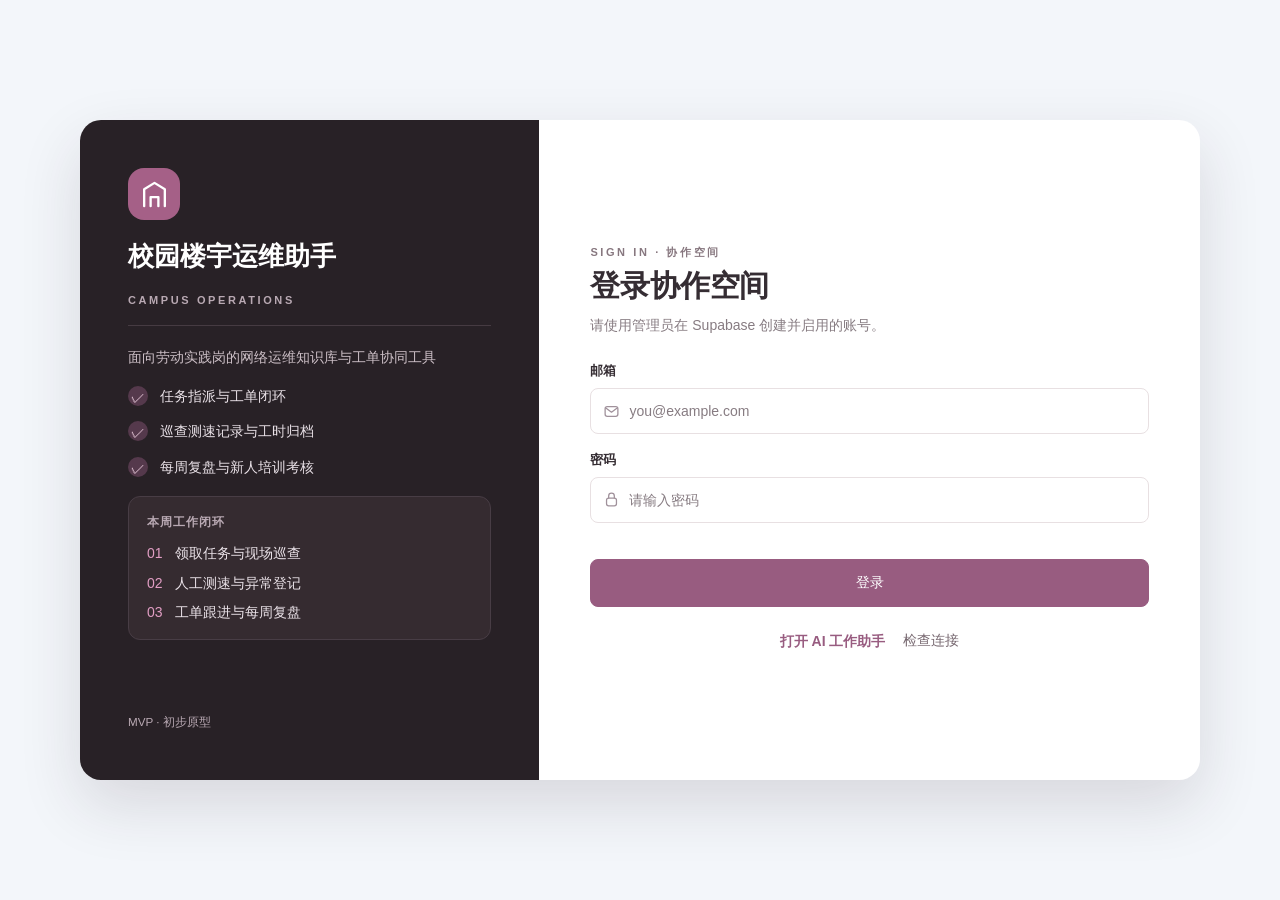
<file: index.html>
<!doctype html><html lang="zh-CN"><head><meta charset="utf-8"><meta name="viewport" content="width=device-width,initial-scale=1"><title>校园楼宇运维助手</title><meta http-equiv="refresh" content="0;url=./public/"></head><body><p><a href="./public/">进入校园楼宇运维助手</a></p></body></html>
</file>
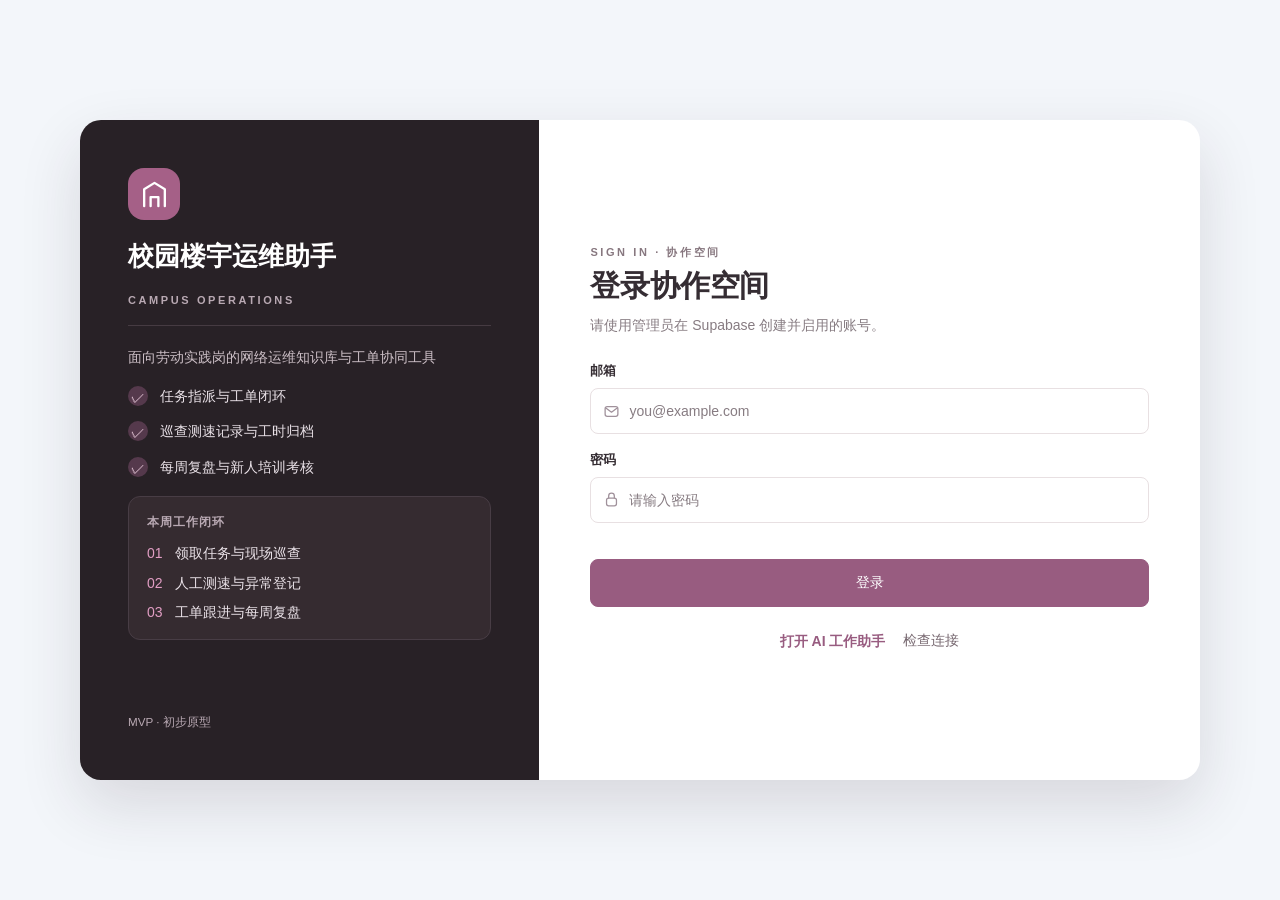
<file: public/index.html>
<!doctype html><html lang="zh-CN"><head><meta charset="utf-8"><meta name="viewport" content="width=device-width,initial-scale=1"><title>校园楼宇运维助手</title><link rel="stylesheet" href="./style.css?v=20261114-ardot-1"><script src="./skin.js?v=20261114-ardot-1" defer></script></head><body><div id="app"></div><dialog id="modal"></dialog><div id="toast" role="status"></div><script src="./config.js?v=20261030-gateway-1"></script><script src="./roster.js?v=20261109-roster-access-2"></script><script type="module" src="./app.js?v=20261114-ardot-1"></script></body></html>
</file>
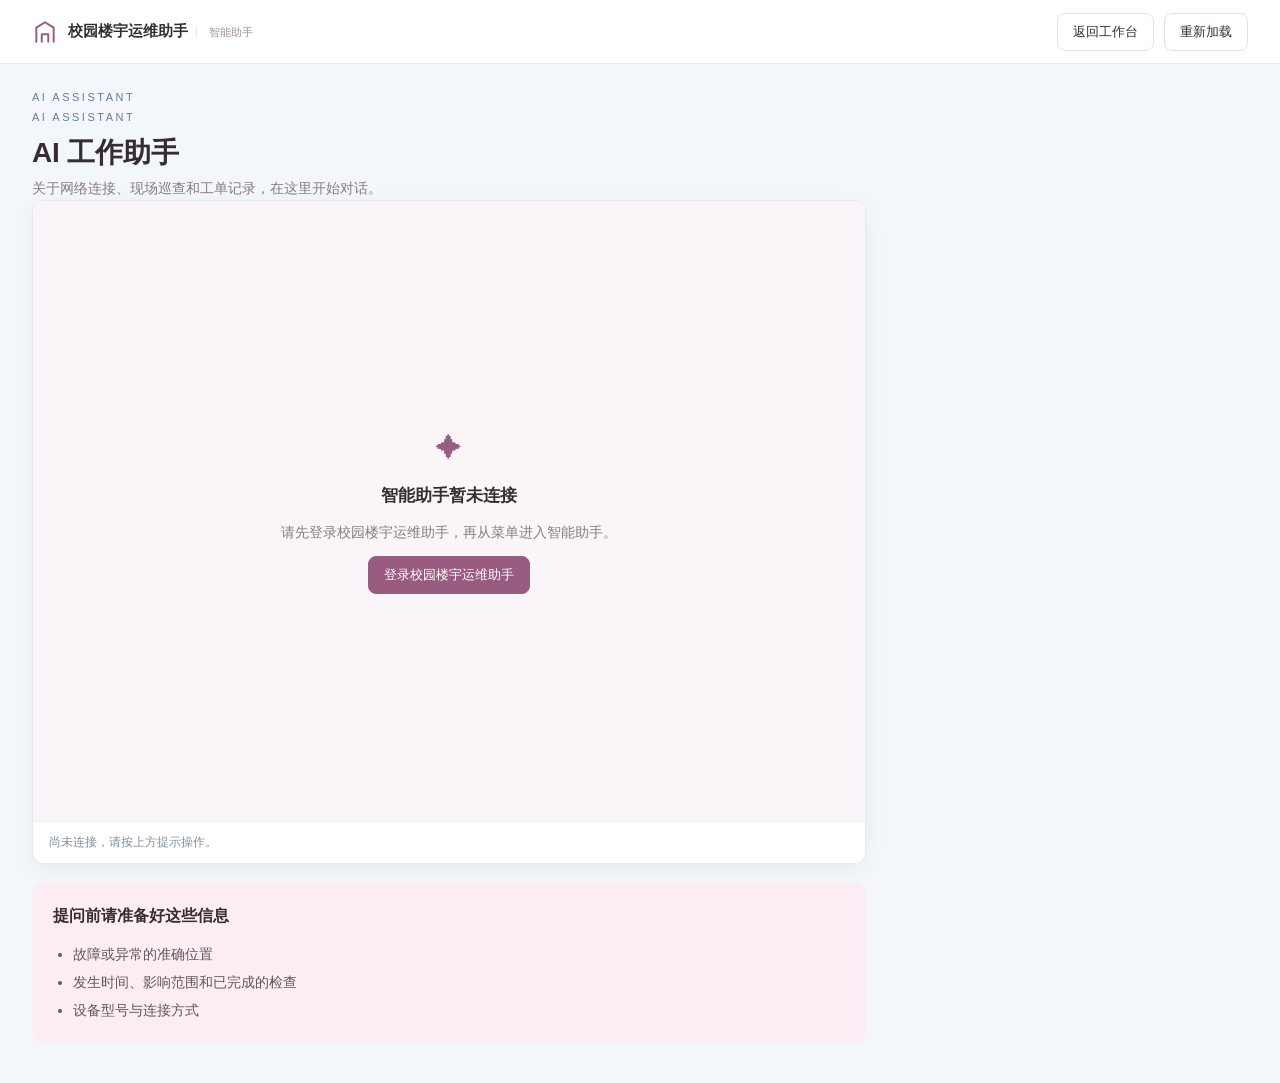
<file: public/assistant.html>
<!doctype html>
<html lang="zh-CN">
<head>
  <meta charset="utf-8">
  <meta name="viewport" content="width=device-width,initial-scale=1">
  <meta name="referrer" content="no-referrer">
  <title>智能助手 · 校园楼宇运维助手</title>
  <link rel="stylesheet" href="./style.css?v=20261114-ardot-1">
  <link rel="stylesheet" href="./assistant.css?v=20261114-ardot-1">
  <script src="./config.js?v=20261030-gateway-1"></script>
  <script src="./assistant.js?v=20261114-workflow-1" type="module"></script>
</head>
<body class="assistant-page">
  <header class="assistant-header">
    <a class="assistant-brand" href="./index.html" aria-label="校园楼宇运维助手，返回工作台">
      <span class="assistant-mark" aria-hidden="true"><svg viewBox="0 0 24 24" fill="none" stroke="currentColor" stroke-width="1.8" stroke-linecap="round" stroke-linejoin="round"><path d="M4 21V8l8-5 8 5v13M9 21v-7h6v7"/></svg></span>
      <span>校园楼宇运维助手 <small>智能助手</small></span>
    </a>
    <nav class="assistant-actions" aria-label="智能助手操作">
      <a class="assistant-button" href="./index.html">返回工作台</a>
      <button id="agent-refresh" class="assistant-button" type="button">重新加载</button>
    </nav>
  </header>
  <main class="assistant-main">
    <div class="assistant-content"><div class="assistant-conversation">
    <section class="assistant-intro" aria-labelledby="assistant-title">
      <div class="eyebrow">AI ASSISTANT</div>
      <h1 id="assistant-title">AI 工作助手</h1>
      <p>关于网络连接、现场巡查和工单记录，在这里开始对话。</p>
      <p><a id="learning-link" href="#assistant-learning" hidden>查看知识库与培训 ↓</a></p>
    </section>
    <section class="assistant-panel" aria-label="智能体对话">
      <div id="agent-frame-area" class="assistant-frame-area" aria-busy="true">
        <div id="agent-chat" class="assistant-chat"></div>
        <div id="agent-loading" class="assistant-loading" aria-hidden="true">
          <span class="assistant-spinner"></span>
          <span>正在打开智能助手…</span>
        </div>
        <div id="agent-error" class="assistant-error" hidden>
          <span class="assistant-error-icon" aria-hidden="true">✦</span>
          <h2>智能助手暂未连接</h2>
          <p id="agent-error-text"></p>
          <a id="agent-login" class="assistant-button primary" href="./index.html" hidden>登录校园楼宇运维助手</a>
        </div>
      </div>
      <p id="agent-status" class="assistant-status" role="status" aria-live="polite">正在打开对话页面…</p>
    </section>
    <section class="card assistant-tips">
      <h2>提问前请准备好这些信息</h2>
      <ul><li>故障或异常的准确位置</li><li>发生时间、影响范围和已完成的检查</li><li>设备型号与连接方式</li></ul>
    </section>
    </div>
    <div id="assistant-learning" class="assistant-learning" hidden>
      <section class="card" aria-labelledby="knowledge-title">
        <h2 id="knowledge-title">网络运维知识库</h2>
        <details open>
          <summary>无线网络连接</summary>
          <p>先核对网络名称与认证状态，并用另一台设备在同一区域复测。记录时间、楼宇、连接方式和错误现象。</p>
        </details>
        <details open>
          <summary>测速与复核</summary>
          <p>在同一位置、同一设备和同一连接方式下复测，并记录下载、上传及延迟。</p>
        </details>
        <details open>
          <summary>工单协同</summary>
          <p>提交工单时说明故障位置、发生时间、影响范围、复现步骤和已经做过的检查。</p>
        </details>
      </section>
      <section class="card" aria-labelledby="training-title">
        <h2 id="training-title">新人培训考核 · 自测</h2>
        <form id="training-form">
          <label for="answer-wireless">同一楼宇多台设备无法接入时，首先记录什么？</label>
          <select id="answer-wireless" name="wireless" required>
            <option value="">请选择</option>
            <option value="0">网络名称、时间和故障现象</option>
            <option value="1">用户登录密码</option>
            <option value="2">测速网站首页</option>
          </select>
          <label for="answer-speed">哪组结果适合直接比较？</label>
          <select id="answer-speed" name="speed" required>
            <option value="">请选择</option>
            <option value="0">不同地点的两次测试</option>
            <option value="1">相同设备、位置与连接方式的复测</option>
            <option value="2">一组有线与一组无线结果</option>
          </select>
          <label for="answer-ticket">工单应该包含哪项信息？</label>
          <select id="answer-ticket" name="ticket" required>
            <option value="">请选择</option>
            <option value="0">账号验证码</option>
            <option value="1">同学的登录凭据</option>
            <option value="2">影响范围和复现步骤</option>
          </select>
          <div class="training-actions">
            <button class="primary" type="submit">提交自测</button>
            <p id="training-result" role="status"></p>
          </div>
        </form>
      </section>
    </div>
    </div>
    <noscript><p>请启用 JavaScript 后使用智能助手。</p></noscript>
  </main>
</body>
</html>
</file>
<file: public/style.css>
/* ============================================================
   校园楼宇运维助手 · 视觉替换样式表
   替换目标：public/style.css
   依赖：DOM 结构与 class 名保持与 app.js 一致，本文件只改变视觉层
   ============================================================ */

/* ---------- 1. 基础重置与排版 ---------- */
*,*::before,*::after{box-sizing:border-box}

body{
  margin:0;
  background:#F3F6FA;
  color:#352D33;
  font:14px/1.6 "Noto Sans SC","PingFang SC","Microsoft YaHei",-apple-system,sans-serif;
  -webkit-font-smoothing:antialiased;
}

button,input,select,textarea{font:inherit}
button{cursor:pointer}

h1,h2,h3{margin:0;color:#352D33}
p{margin:0;color:#877C82}
a{color:#985C80;text-decoration:none}
a:hover{filter:brightness(.95)}

::selection{background:#985C80;color:#fff}

/* 滚动条 */
::-webkit-scrollbar{width:10px;height:10px}
::-webkit-scrollbar-track{background:#F4F2F2}
::-webkit-scrollbar-thumb{background:#C8D2E0;border-radius:5px;border:2px solid #F4F2F2}
::-webkit-scrollbar-thumb:hover{background:#A9B7C9}

/* ---------- 2. 按钮 ---------- */
button{
  border:1px solid #E8E0E2;
  background:#FFFFFF;
  color:#352D33;
  border-radius:8px;
  padding:9px 16px;
  font-size:13.5px;
  font-weight:400;
  transition:background .15s ease,border-color .15s ease,color .15s ease;
}
button:hover{background:#F7F9FC;border-color:#D8C9D2}
button:active{background:#EFF3F9}
button:disabled{opacity:.55;cursor:not-allowed}
button:focus-visible{outline:2px solid #DDA7C7;outline-offset:2px}

button.primary{
  background:#985C80;
  color:#FFFFFF;
  border-color:#985C80;
  font-weight:500;
}
button.primary:hover{background:#854968;border-color:#854968}
button.primary:active{background:#74405D}

/* ---------- 3. 左侧导航栏 ---------- */
aside{
  position:fixed;
  inset:0 auto 0 0;
  width:240px;
  background:#282126;
  color:#CCBFC6;
  padding:26px 24px;
  display:flex;
  flex-direction:column;
  overflow-y:auto;
  z-index:20;
}

aside h2{
  color:#FFFFFF;
  margin:0;
  font-size:15px;
  font-weight:600;
  letter-spacing:.5px;
  display:flex;
  align-items:center;
  gap:10px;
}
aside h2::before{
  content:"";
  width:22px;height:22px;
  flex:none;
  background:#E29EC4;
  border-radius:6px;
  -webkit-mask:url("data:image/svg+xml,%3Csvg xmlns='http://www.w3.org/2000/svg' viewBox='0 0 24 24' fill='none' stroke='%23000' stroke-width='2' stroke-linejoin='round'%3E%3Cpath d='M4 20V7.5L12 3l8 4.5V20'/%3E%3Cpath d='M9.5 20v-6h5v6'/%3E%3C/svg%3E") center/contain no-repeat;
          mask:url("data:image/svg+xml,%3Csvg xmlns='http://www.w3.org/2000/svg' viewBox='0 0 24 24' fill='none' stroke='%23000' stroke-width='2' stroke-linejoin='round'%3E%3Cpath d='M4 20V7.5L12 3l8 4.5V20'/%3E%3Cpath d='M9.5 20v-6h5v6'/%3E%3C/svg%3E") center/contain no-repeat;
}

aside small{
  color:#A0919B;
  font-size:9.5px;
  letter-spacing:2px;
  margin-top:6px;
  padding-left:32px;
}

aside nav{
  margin-top:22px;
  display:grid;
  gap:2px;
  align-content:start;
}

aside nav button{
  text-align:left;
  background:none;
  border:0;
  color:#CCBFC6;
  padding:9px 10px;
  border-radius:8px;
  font-size:13.5px;
  font-weight:400;
  display:flex;
  align-items:center;
  gap:11px;
  transition:background .15s ease,color .15s ease;
}
aside nav button:hover{background:#382E34;color:#E6EEF9}
aside nav button:focus-visible{outline:2px solid #DDA7C7;outline-offset:-2px}

aside nav button.active{
  background:#985C80;
  color:#FFFFFF;
  font-weight:500;
}

/* 原站用字符图标，这里以缩放方式统一降透明度 */
aside nav button>span{
  font-size:15px;
  line-height:1;
  width:17px;
  text-align:center;
  flex:none;
  opacity:.85;
}
aside nav button.active>span{opacity:1}

aside nav .nav-link{
  display:flex;
  align-items:center;
  gap:10px;
  margin-top:8px;
  padding:10px;
  border-radius:8px;
  background:#382E34;
  border:1px solid #774460;
  color:#F7D8E9;
  font-size:13px;
  font-weight:500;
  white-space:nowrap;
  transition:background .15s ease,border-color .15s ease;
}
aside nav .nav-link:hover{background:#42343D;border-color:#A56087}
aside nav .nav-link>span{font-size:14px;line-height:1;flex:none}

aside footer{
  margin-top:auto;
  padding:16px 10px 0;
  border-top:1px solid #42383E;
  color:#A0919B;
  font-size:11.5px;
  line-height:1.7;
}
aside footer small{display:block;color:#5A6E8C;font-size:10.5px;letter-spacing:0;padding:0;margin-top:2px}

/* ---------- 4. 工作区骨架 ---------- */
.workspace{
  margin-left:240px;
  min-height:100vh;
  display:flex;
  flex-direction:column;
}

header{
  background:#FFFFFF;
  border-bottom:1px solid #E5EAF1;
  padding:18px 36px;
  display:flex;
  align-items:center;
  justify-content:space-between;
  gap:16px;
  position:sticky;
  top:0;
  z-index:15;
}
header .muted{color:#877C82}

header .actions{display:flex;gap:8px;align-items:center}
header .actions>span{display:flex;align-items:center;font-size:13px;color:#352D33}

.avatar{
  display:inline-grid;
  place-items:center;
  background:#FCEDF4;
  color:#985C80;
  border-radius:50%;
  width:34px;
  height:34px;
  margin-right:8px;
  font-size:14px;
  font-weight:500;
  flex:none;
}

main{
  flex:1;
  width:100%;
  max-width:1500px;
  margin:0 auto;
  padding:28px 36px 40px;
  display:flex;
  flex-direction:column;
  gap:20px;
}

/* ---------- 5. 页面标题区 ---------- */
.topline{
  display:flex;
  justify-content:space-between;
  align-items:center;
  gap:16px;
}
.topline>div{display:flex;flex-direction:column;gap:5px}

.eyebrow{
  color:#87777F;
  font-size:11px;
  letter-spacing:2px;
  font-weight:500;
}

h1{font-size:26px;line-height:1.38;font-weight:700;letter-spacing:-.2px}

.muted{color:#877C82;font-size:12px}

/* ---------- 6. 状态横幅 ---------- */
.banner{
  background:#FCEDF4;
  color:#774460;
  border:1px solid #F9D1E8;
  padding:10px 16px;
  border-radius:8px;
  font-size:12.5px;
}

/* ---------- 7. 统计卡片 ---------- */
.stats{
  display:grid;
  grid-template-columns:repeat(4,1fr);
  gap:16px;
}

.stat{
  background:#FFFFFF;
  border:1px solid #EDE8EA;
  border-radius:12px;
  padding:20px;
  display:flex;
  flex-direction:column;
  gap:6px;
  transition:box-shadow .18s ease,transform .18s ease;
}
.stat:hover{box-shadow:0 6px 20px rgba(19,36,60,.06);transform:translateY(-1px)}

.stat small{color:#877C82;font-size:12.5px}
.stat strong{display:block;font-size:30px;line-height:1.33;font-weight:700;color:#352D33}
.stat span{color:#39886A;font-size:11.5px}

/* ---------- 8. 卡片 ---------- */
.card{
  background:#FFFFFF;
  border:1px solid #EDE8EA;
  border-radius:12px;
  padding:20px;
}
.card h2{
  font-size:16px;
  font-weight:600;
  margin:0 0 14px;
  display:flex;
  align-items:baseline;
  gap:8px;
}
.card h2 .muted{font-size:11px;letter-spacing:1.2px;color:#93898E}

.grid{display:grid;grid-template-columns:minmax(0,1fr) 330px;gap:18px;align-items:start}
.grid>div{display:flex;flex-direction:column;gap:18px;min-width:0}

/* ---------- 9. 列表行 ---------- */
.row{
  display:flex;
  align-items:center;
  justify-content:space-between;
  gap:12px;
  padding:13px 0;
  border-bottom:1px solid #F2EFF2;
}
.row:last-child{border-bottom:0}
.row>div{display:flex;flex-direction:column;gap:4px;min-width:0}
.row strong{display:block;font-weight:500;font-size:13.5px;color:#352D33}
.row>span{flex:none}
.row .muted{font-size:11.5px}

/* ---------- 10. 状态徽标 ---------- */
.badge{
  display:inline-block;
  font-size:11px;
  font-weight:500;
  padding:4px 9px;
  background:#FCEDF4;
  color:#985C80;
  border-radius:5px;
  white-space:nowrap;
  line-height:1.5;
}
.badge.done{background:#E6F6EE;color:#278160}
.badge.warn{background:#FFF2E3;color:#B57524}

/* ---------- 11. 工具栏与表单 ---------- */
.toolbar{display:flex;gap:12px;margin-bottom:20px}
.toolbar input{flex:1;min-width:0}

input,select,textarea{
  width:100%;
  padding:10px 12px;
  border:1px solid #E8E0E2;
  border-radius:8px;
  background:#FFFFFF;
  color:#352D33;
  transition:border-color .15s ease,box-shadow .15s ease;
}
input::placeholder,textarea::placeholder{color:#9AA7B8}
input:hover,select:hover,textarea:hover{border-color:#D8C9D2}
input:focus,select:focus,textarea:focus{
  outline:none;
  border-color:#DDA7C7;
  box-shadow:0 0 0 3px rgba(169,191,255,.22);
}
input[type=checkbox]{width:16px;height:16px;accent-color:#985C80;cursor:pointer}

label{
  display:block;
  margin:14px 0 5px;
  font-size:13px;
  font-weight:500;
  color:#352D33;
}
textarea{min-height:95px;resize:vertical;line-height:1.65}

.form-error{
  color:#A82929;
  font-size:12.5px;
  white-space:pre-wrap;
  margin:8px 0 0;
}
.form-error:empty{display:none}

/* ---------- 12. 表格 ---------- */
table{width:100%;border-collapse:collapse;text-align:left}
th{
  background:#F7F9FC;
  color:#776870;
  font-size:11.5px;
  font-weight:500;
  padding:12px 12px;
  border-bottom:1px solid #F2EFF2;
  white-space:nowrap;
}
th:first-child,.table-wrap>table th:first-child{padding-left:20px}
td{
  padding:13px 12px;
  border-bottom:1px solid #F2EFF2;
  font-size:12.5px;
  color:#60565B;
  vertical-align:middle;
}
td:first-child{color:#352D33}
td strong{font-weight:500;font-size:13px;color:#352D33}
td .muted{font-size:11.5px;line-height:1.6}

.table-wrap{overflow-x:auto;padding:0}
.table-wrap table{min-width:720px}

.card.table-wrap{padding:0;overflow:hidden}
.card.table-wrap table tr:last-child td{border-bottom:0}

th,td{vertical-align:middle}

/* ---------- 13. 进度条 ---------- */
.progress{
  height:7px;
  background:#F4F2F2;
  border-radius:4px;
  margin:9px 0 16px;
  overflow:hidden;
}
.progress i{display:block;height:100%;background:#A56087;border-radius:4px}

/* ---------- 14. 空状态 ---------- */
.empty{
  text-align:center;
  padding:40px;
  color:#8896A9;
  font-size:13px;
}

/* ---------- 15. 弹窗 ---------- */
dialog{
  border:0;
  border-radius:14px;
  width:min(540px,94vw);
  padding:28px;
  color:#352D33;
  box-shadow:0 20px 80px rgba(19,36,60,.25);
}
dialog::backdrop{background:rgba(20,35,59,.55);backdrop-filter:blur(2px)}

.dialog-head{display:flex;justify-content:space-between;align-items:center;margin-bottom:4px}
.dialog-head h2{font-size:18px;font-weight:600;margin:0}
.dialog-head button{
  border:0;background:none;font-size:22px;line-height:1;
  color:#A0919B;padding:0 4px;border-radius:4px;
}
.dialog-head button:hover{background:#F4F2F2;color:#352D33}

.form-actions{display:flex;justify-content:flex-end;gap:10px;margin-top:24px}

/* ---------- 16. Toast ---------- */
#toast{
  position:fixed;
  bottom:30px;
  left:50%;
  transform:translateX(-50%);
  background:#352D33;
  color:#fff;
  padding:12px 22px;
  border-radius:9px;
  display:none;
  z-index:100;
  font-size:13px;
  box-shadow:0 10px 30px rgba(19,36,60,.28);
  max-width:min(520px,90vw);
  text-align:center;
}

/* ---------- 17. 长文本 ---------- */
.notice{white-space:pre-wrap;line-height:1.7}
.report{white-space:pre-wrap;line-height:2}

/* ---------- 18. 按钮组与任务操作 ---------- */
.chips{display:flex;gap:8px;flex-wrap:wrap}

.chips button{
  font-size:12.5px;
  padding:7px 15px;
  border-radius:7px;
  background:#FFFFFF;
  color:#60565B;
}
.chips button[aria-pressed="true"]{
  background:#EAF0FF;
  border-color:#DDA7C7;
  color:#2457CC;
  font-weight:600;
}

.task-actions{display:flex;flex-wrap:wrap;gap:8px}
.task-actions button{font-size:12px;padding:7px 13px;border-radius:7px}

/* ---------- 19. 指派通知 ---------- */
.assignment-alert{
  margin-bottom:20px;
  padding:14px 18px;
  border:1px solid #E3B5CF;
  border-radius:10px;
  background:#FCEDF4;
  color:#774460;
}
.assignment-alert strong{display:block;font-weight:500;margin-bottom:4px}
.assignment-alert .row{padding:9px 0;border-color:#EBD7E4}
.assignment-alert .row:last-child{padding-bottom:0}
.assignment-alert button{white-space:nowrap;background:#fff}

/* ---------- 20. 工时档案 ---------- */
.archive-group{margin-top:20px}
.archive-group:first-child{margin-top:0}
.archive-group h2{font-size:15px;font-weight:600;margin:0 0 4px}
.archive-group .row>span{flex:none;font-size:12.5px;color:#985C80;font-weight:500}

/* ---------- 21. 人员名单 ---------- */
.roster-page{display:flex;flex-direction:column;gap:20px}
.roster-stats{grid-template-columns:repeat(3,minmax(0,1fr))}
.roster-areas{margin-bottom:16px}
.roster-toolbar{display:grid;grid-template-columns:minmax(0,2fr) minmax(0,1fr)}
.roster-group{padding:0;overflow:hidden;margin-bottom:18px}
.roster-group-heading{
  display:flex;
  align-items:center;
  gap:10px;
  padding:16px 20px 12px;
  margin:0;
}
.roster-group-heading h2{margin:0;font-size:16px;font-weight:600}
.roster-group td{font-variant-numeric:tabular-nums}
.roster-group .table-wrap{padding:0}
.roster-group table{min-width:0}

/* ---------- 21b. 登录页辅助 ---------- */
.assistant-entry{margin:16px 0;display:flex;align-items:center;gap:18px}
.assistant-entry a{font-weight:500}

/* ---------- 22. 人员状态 ---------- */
#presence-form button,#dispatch-form button{margin-top:16px}
#available-only{width:auto}
#presence-results{margin-top:12px}
#presence-results .row{padding:12px 0}

/* ---------- 23. 辅助类 ---------- */
.mobile-brand{display:none}

/* ---------- 24. 响应式 ---------- */
@media(max-width:1200px){
  .stats{grid-template-columns:repeat(2,1fr)}
  .grid{grid-template-columns:minmax(0,1fr)}
}

@media(max-width:900px){
  aside{width:196px;padding:22px 16px}
  .workspace{margin-left:196px}
  main{padding:22px}
  header{padding:15px 22px}
  .topline{align-items:flex-start}
  header .muted{display:none}
  aside h2{font-size:14px}
}

@media(max-width:600px){
  aside{
    position:static;
    width:100%;
    padding:16px;
    flex-direction:column;
  }
  aside h2{font-size:14px}
  aside small,aside footer{display:none}
  aside nav{display:flex;overflow-x:auto;margin-top:12px;gap:4px;padding-bottom:4px}
  aside nav button{white-space:nowrap;padding:8px 12px}
  aside nav .nav-link{margin-top:0}
  .workspace{margin:0}
  header{padding:12px 16px;font-size:12px;flex-wrap:wrap}
  header .actions{flex-wrap:wrap;justify-content:flex-end}
  header button{padding:6px 10px;font-size:12px}
  main{padding:20px 14px;gap:16px}
  h1{font-size:22px}
  .stat,.card{padding:16px}
  .stats{gap:10px}
  .stat strong{font-size:26px}
  .topline{flex-wrap:wrap}
  td,th{padding:12px 9px}
  .toolbar{flex-wrap:wrap}
  .toolbar input{flex-basis:100%}
  .banner{font-size:12px}
}

/* ---------- 25. 侧栏图标（字符 → SVG 由 skin.js 负责；
   此处为无 JS 时的降级：统一字形尺寸与颜色） ---------- */
aside nav button>span:not(.nav-icon){
  display:inline-block;
  width:17px;
  text-align:center;
  font-size:15px;
  line-height:1;
  color:#AA9DA5;
  opacity:.9;
}
aside nav button.active>span:not(.nav-icon){color:#FFFFFF;opacity:1}
aside nav button:hover>span:not(.nav-icon){color:#F2E9EE}
aside nav .nav-link>span{color:#E29EC4}

/* SVG 图标容器（skin.js 注入） */
aside nav button .nav-icon{
  display:inline-flex;
  align-items:center;
  justify-content:center;
  width:17px;
  height:17px;
  flex:none;
  color:#AA9DA5;
}
aside nav button.active .nav-icon{color:#FFFFFF}
aside nav button:hover .nav-icon{color:#F2E9EE}
aside nav .nav-link svg{color:#E29EC4;flex:none}

/* ---------- 26. 减少动效偏好 ---------- */
@media(prefers-reduced-motion:reduce){
  *{animation:none !important;transition:none !important}
}

.danger-outline { color: #a82119; border-color: #edb5b0; }
.danger { color: #fff; background: #b42318; border-color: #b42318; }

.card.table-wrap { overflow-x: auto; }
@media(max-width:600px){input,select,textarea{font-size:16px}}

/* Workbench navigation and highlights */
aside nav { margin-top: 27px; }
.nav-group { display: grid; gap: 2px; }
.nav-group + .nav-group { margin-top: 20px; }
.nav-group-title { color: #AD9BA6; font-size: 10px; letter-spacing: 2px; }
aside nav button.active .nav-icon, aside nav button.active > span { color: #fff; }
.banner { padding: 5px 14px; }
.banner > span { margin-right: 6px; }
.workflow-card { background: #FCEDF4; border-color: #FCEDF4; }
.workflow-steps { list-style: none; margin: 0 0 13px; padding: 0; counter-reset: workflow-step; color: #60565B; }
.workflow-steps li { margin-bottom: 8px; counter-increment: workflow-step; }
.workflow-steps li::before { content: counter(workflow-step, decimal-leading-zero); margin-right: 10px; color: #985C80; font-weight: 600; }
.workflow-card button, .overview-task-link { color: #985C80; background: transparent; border-color: transparent; padding-inline: 0; }
.overview-task-link { margin-top: 8px; }
@media(max-width:600px) {
  aside nav { margin-top: 12px; }
  .nav-group { display: flex; }
  .nav-group-title { display: none; }
  .nav-group + .nav-group { margin-top: 0; }
}

/* Sign-in layout */
main.login-page {
  min-height: 100vh;
  display: grid;
  place-items: center;
  padding: 40px 24px;
}
.login-layout {
  width: min(100%, 1120px);
  min-height: 660px;
  display: grid;
  grid-template-columns: 41% minmax(0, 1fr);
  border-radius: 21px;
  overflow: hidden;
  background: #fff;
  box-shadow: 0 25px 62px #32263324;
}
.login-brand {
  display: flex;
  flex-direction: column;
  align-items: flex-start;
  padding: 48px;
  background: #282126;
  color: #EAE2E8;
}
.login-mark {
  display: grid;
  place-items: center;
  width: 52px;
  height: 52px;
  border-radius: 16px;
  background: #A56087;
  color: #fff;
}
.login-mark svg { width: 31px; height: 31px; }
.login-brand h2 { margin: 20px 0 14px; color: #fff; font-size: 26px; line-height: 1.3; }
.login-kicker { color: #87777F; letter-spacing: 2.6px; font-size: 11px; font-weight: 600; }
.login-brand .login-kicker { width: 100%; padding: 4px 0 16px; border-bottom: 1px solid #463B42; color: #B9A9B3; }
.login-description { margin: 20px 0 16px; color: #CCBFC6; font-size: 14px; }
.login-features { display: grid; gap: 13px; margin: 0; padding: 0; list-style: none; }
.login-features li { display: flex; align-items: center; gap: 12px; font-weight: 500; }
.login-features li::before {
  content: "✓";
  display: grid;
  place-items: center;
  width: 20px;
  height: 20px;
  border-radius: 50%;
  background: #55394C;
  color: #F7D8E9;
}
.login-routine {
  width: 100%;
  margin: 18px 0 26px;
  padding: 16px 18px;
  border: 1px solid #483D45;
  border-radius: 12px;
  background: #352B30;
}
.login-routine h3 { color: #B9A9B3; font-size: 12px; letter-spacing: 1px; }
.login-routine ol { list-style: none; padding: 0; margin: 10px 0 0; counter-reset: step; }
.login-routine li { margin-top: 7px; counter-increment: step; }
.login-routine li::before { content: counter(step, decimal-leading-zero); margin-right: 12px; color: #E29EC4; }
.login-brand small { margin-top: auto; color: #B9A9B3; }
.login-panel { align-self: center; padding: 42px clamp(32px, 4vw, 56px); }
.login-panel h1 { margin-top: 4px; font-size: 30px; line-height: 1.3; }
.login-help { margin: 9px 0 25px; }
.login-panel label { display: block; margin: 16px 0 6px; font-weight: 600; }
.login-input { position: relative; }
.login-input svg {
  position: absolute;
  inset: 0 auto 0 13px;
  width: 17px;
  height: 17px;
  margin: auto 0;
  color: #A0919B;
  pointer-events: none;
}
.login-input input { min-height: 46px; width: 100%; padding-left: 38px; }
.login-input input::placeholder { color: #877C82; }
#login button[type="submit"] { width: 100%; min-height: 48px; margin-top: 36px; }
.login-actions { display: flex; flex-wrap: wrap; justify-content: center; align-items: center; gap: 18px; margin-top: 19px; }
.login-actions a { color: #985C80; font-weight: 600; }
.login-actions button { padding: 4px 0; border: 0; background: none; color: #776870; }
.login-actions button:hover, .login-actions a:hover { text-decoration: underline; }
#connection-results:not([hidden]) { width: 100%; margin-top: 12px; }
@media(max-width:800px) {
  .login-brand { padding: 36px 28px; }
  .login-layout { min-height: 590px; }
}
@media(max-width:620px) {
  main.login-page { padding: 20px 14px; }
  .login-layout { grid-template-columns: minmax(0, 1fr); min-height: 0; }
  .login-brand { padding: 26px; }
  .login-brand h2 { margin: 13px 0 7px; font-size: 23px; }
  .login-brand .login-kicker { border: 0; padding: 0; }
  .login-description { margin: 10px 0 0; }
  .login-routine, .login-features, .login-brand small { display: none; }
  .login-panel { padding: 28px 26px 24px; }
  .login-panel h1 { font-size: 27px; }
}
</file>
<file: public/assistant.css>
/* ============================================================
   校园楼宇运维助手 · AI 助手页视觉替换
   替换目标：public/assistant.css
   与 style.css 配套使用，共用同一套设计 token
   ============================================================ */

.assistant-page{
  min-height:100vh;
  min-height:100dvh;
  display:flex;
  flex-direction:column;
  background:#F3F6FA;
}

/* ---------- 顶栏 ---------- */
.assistant-header{
  flex:none;
  background:#FFFFFF;
  border-bottom:1px solid #E5EAF1;
  padding:0 32px;
  min-height:64px;
  display:flex;
  align-items:center;
  justify-content:space-between;
  gap:20px;
}

.assistant-brand{
  display:flex;
  align-items:center;
  gap:10px;
  color:#352D33;
  text-decoration:none;
  font-size:14.5px;
  font-weight:600;
  white-space:nowrap;
}
.assistant-brand small{
  font-size:11px;
  font-weight:400;
  color:#A0919B;
  margin-left:4px;
  padding-left:12px;
  border-left:1px solid #E4EAF2;
}

.assistant-mark{
  width:26px;
  height:26px;
  display:inline-grid;
  place-items:center;
  border-radius:7px;
  background:#985C80;
  color:#FFFFFF;
  font-size:13px;
  line-height:1;
}

.assistant-actions{display:flex;align-items:center;gap:10px;margin:0}
.assistant-actions button{white-space:nowrap}

.assistant-button{
  display:inline-flex;
  align-items:center;
  justify-content:center;
  border:1px solid #DCE3ED;
  border-radius:8px;
  padding:8px 15px;
  text-decoration:none;
  white-space:nowrap;
  background:#FFFFFF;
  color:#352D33;
  font-size:12.5px;
  transition:background .15s ease,border-color .15s ease;
}
.assistant-button.primary{background:#985C80;color:#FFFFFF;border-color:#985C80}
.assistant-button:hover{background:#FAF5F8;border-color:#C6D2E2}
.assistant-button:focus-visible,
.assistant-actions button:focus-visible{outline:2px solid #DDA7C7;outline-offset:2px}

/* ---------- 主区域 ---------- */
main.assistant-main{
  flex:1;
  min-height:0;
  width:100%;
  max-width:1440px;
  display:grid;
  grid-template-columns:minmax(0,1fr) 360px;
  align-items:start;
  gap:22px;
  margin:0 auto;
  padding:28px 32px 40px;
}

.assistant-intro{
  grid-column:1 / -1;
  display:flex;
  flex-direction:column;
  gap:6px;
  margin-bottom:-6px;
}
.assistant-intro .eyebrow{color:#657D9B;font-size:11px;letter-spacing:2.5px;font-weight:500}
/* 原 HTML 的 intro 块用 <p> 作为首行说明，用 ::before 补一个 AI ASSISTANT 眉标 */
.assistant-intro::before{
  content:"AI ASSISTANT";
  color:#657D9B;
  font-size:11px;
  letter-spacing:2.5px;
  font-weight:500;
  line-height:1;
}
.assistant-intro h1{font-size:28px;line-height:1.4;font-weight:700;color:#352D33;margin:0}
.assistant-intro p{margin:0;font-size:13.5px;line-height:1.65;color:#877C82}
.assistant-intro a{color:#985C80;font-weight:500}

/* ---------- 对话面板 ---------- */
.assistant-panel{
  display:flex;
  flex-direction:column;
  overflow:hidden;
  background:#FFFFFF;
  border:1px solid #E4EAF2;
  border-radius:12px;
  box-shadow:0 6px 22px rgba(19,36,60,.05);
  height:clamp(420px,calc(100dvh - 260px),860px);
}

.assistant-frame-area{
  flex:1;
  min-height:280px;
  position:relative;
  background:#FBFCFE;
  overflow:hidden;
}

.assistant-chat{position:absolute;inset:0;width:100%;height:100%;overflow-y:auto;padding:18px 20px}

.assistant-error{
  position:absolute;inset:0;
  display:flex;align-items:center;justify-content:center;
  flex-direction:column;gap:12px;padding:24px;text-align:center;
  background:#FAF5F8;
}
.assistant-error[hidden],.assistant-error [hidden]{display:none}
.assistant-error h2,.assistant-error p{margin:0}
.assistant-error h2{font-size:17px;font-weight:600}
.assistant-error-icon{font-size:26px;color:#985C80}

.assistant-loading{
  position:absolute;inset:0;z-index:1;
  display:flex;flex-direction:column;
  align-items:center;justify-content:center;gap:15px;
  background:#FAF5F8;color:#877C82;
  pointer-events:none;
}
.assistant-loading[hidden]{display:none}
.assistant-spinner{
  height:26px;width:26px;
  border:3px solid #EBD7E4;
  border-top-color:#985C80;
  border-radius:50%;
  animation:assistant-spin .8s linear infinite;
}

.assistant-status{
  flex:none;
  min-height:42px;
  margin:0;
  padding:11px 16px;
  border-top:1px solid #EDF1F6;
  background:#FFFFFF;
  color:#7F8DA1;
  font-size:12px;
}

/* ---------- 知识库与培训 ---------- */
.assistant-learning{
  display:flex;
  flex-direction:column;
  gap:18px;
  margin:0;
  scroll-margin-top:16px;
}
.assistant-learning[hidden]{display:none}
.assistant-learning .card{margin:0;padding:20px}
.assistant-learning .card h2{font-size:16px;font-weight:600;margin:0 0 12px}

.assistant-learning details{
  padding:12px 0;
  border-bottom:1px solid #EDF1F6;
}
.assistant-learning details:last-child{border-bottom:0}
.assistant-learning summary{cursor:pointer;font-size:13.5px;font-weight:500;color:#352D33}
.assistant-learning details p{margin:8px 0 0;font-size:12px;line-height:1.7;color:#877C82}

.assistant-learning label{font-size:12.5px;font-weight:500;margin:14px 0 5px}
.assistant-learning select{font-size:12.5px}

.training-actions{
  display:flex;flex-wrap:wrap;align-items:center;gap:12px;margin-top:18px;
}
.training-actions p{margin:0;font-weight:500;font-size:12.5px;color:#352D33}
.training-actions button.primary{background:#985C80;border-color:#985C80;color:#FFFFFF}

@keyframes assistant-spin{to{transform:rotate(360deg)}}

/* ---------- 响应式 ---------- */
@media(max-width:1100px){
  main.assistant-main{grid-template-columns:minmax(0,1fr)}
  .assistant-learning{gap:16px}
}

@media(max-width:750px){
  .assistant-learning{grid-template-columns:minmax(0,1fr);gap:12px}
}

@media(prefers-reduced-motion:reduce){
  .assistant-spinner{animation:none}
}

@media(max-width:650px){
  .assistant-header{padding:0 16px;min-height:58px;flex-wrap:wrap;gap:10px}
  .assistant-brand{font-size:14px}
  .assistant-brand small{font-size:11px}
  .assistant-actions{width:100%;gap:8px;justify-content:flex-start}
  .assistant-actions .assistant-button,
  .assistant-actions button{font-size:12.5px;padding:7px 12px}
  main.assistant-main{padding:20px 14px 28px;gap:16px}
  .assistant-intro{margin-bottom:0}
  .assistant-intro h1{font-size:22px}
  .assistant-intro p{font-size:12.5px}
  .assistant-panel{min-height:360px;border-radius:10px}
  .assistant-chat{padding:14px}
  .assistant-status{padding:10px 12px;line-height:1.6}
}

.assistant-content { display: grid; grid-template-columns: minmax(0, 1fr); gap: 22px; align-items: start; }
.assistant-content:has(.assistant-learning:not([hidden])) { grid-template-columns: minmax(0, 3fr) minmax(290px, 1fr); }
.assistant-learning:not([hidden]) { display: grid; grid-template-columns: minmax(0, 1fr); gap: 18px; margin: 0; }
.assistant-panel { height: clamp(420px, calc(100dvh - 236px), 740px); }
.assistant-brand .assistant-mark { background: transparent; color: #985C80; }
.assistant-mark svg { width: 26px; height: 26px; }
.assistant-tips { margin-top: 18px; background: #FCEDF4; border-color: #FCEDF4; }
.assistant-tips ul { margin: 0; padding-left: 20px; color: #60565B; }
.assistant-tips li + li { margin-top: 6px; }
@media (max-width: 900px) {
  .assistant-content:has(.assistant-learning:not([hidden])) { grid-template-columns: minmax(0, 1fr); }
}
</file>
